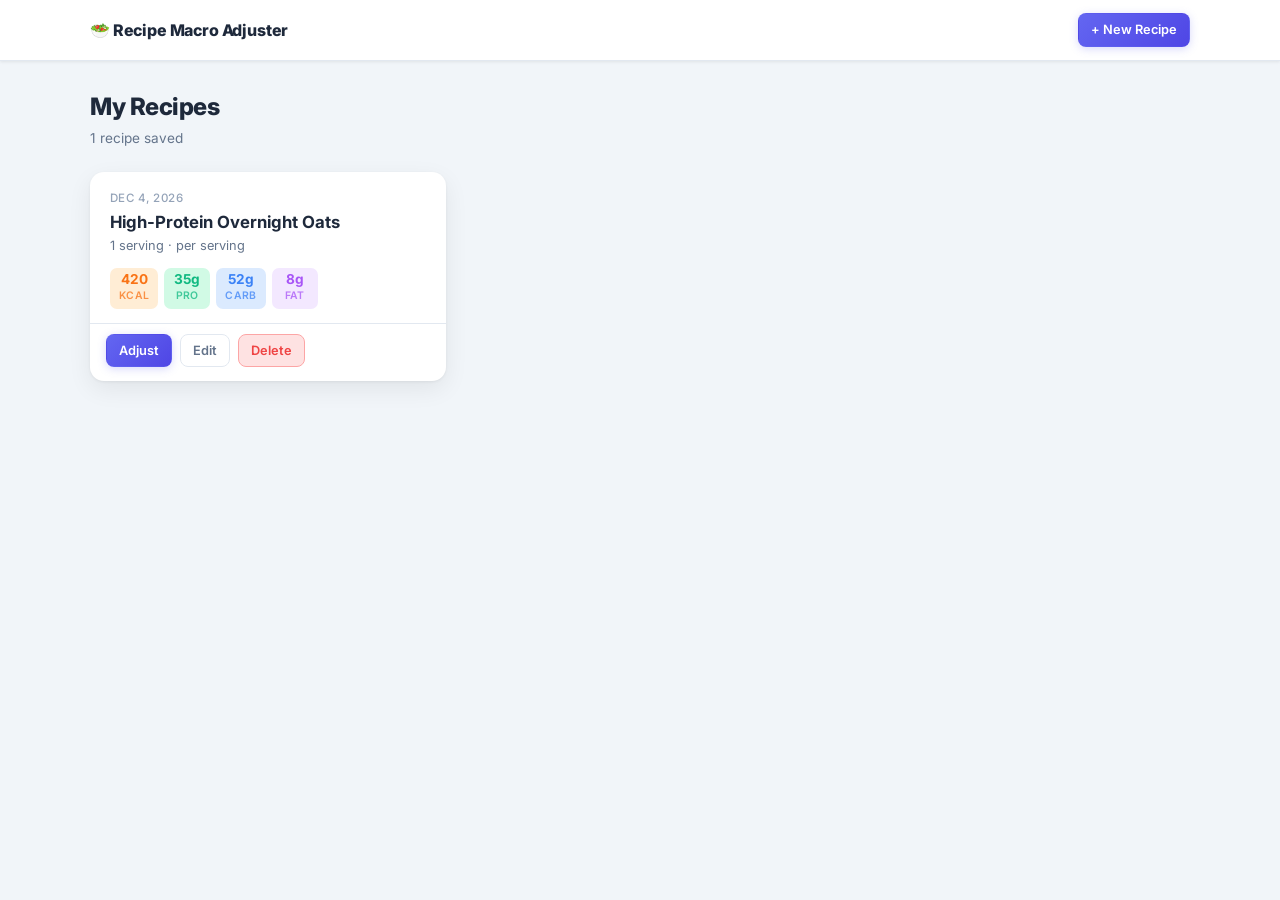
<file: recipe-macro-adjuster/index.html>
<!DOCTYPE html>
<html lang="en">
<head>
  <meta charset="UTF-8" />
  <meta name="viewport" content="width=device-width, initial-scale=1.0" />
  <title>Recipe Macro Adjuster</title>
  <link rel="preconnect" href="https://fonts.googleapis.com" />
  <link href="https://fonts.googleapis.com/css2?family=Inter:wght@400;500;600;700;800&display=swap" rel="stylesheet" />
  <link rel="stylesheet" href="css/styles.css" />
</head>
<body>

  <nav id="app-nav">
    <div class="nav-inner">
      <a href="#library" class="nav-logo">🥗 Recipe Macro Adjuster</a>
      <a href="#new" class="btn btn-primary btn-sm">+ New Recipe</a>
    </div>
  </nav>

  <main id="app-main"></main>

  <!-- Load order matters: utils → storage → views → app -->
  <script src="js/utils.js"></script>
  <script src="js/storage.js"></script>
  <script src="js/views/library.js"></script>
  <script src="js/views/editor.js"></script>
  <script src="js/views/adjuster.js"></script>
  <script src="js/app.js"></script>

</body>
</html>
</file>
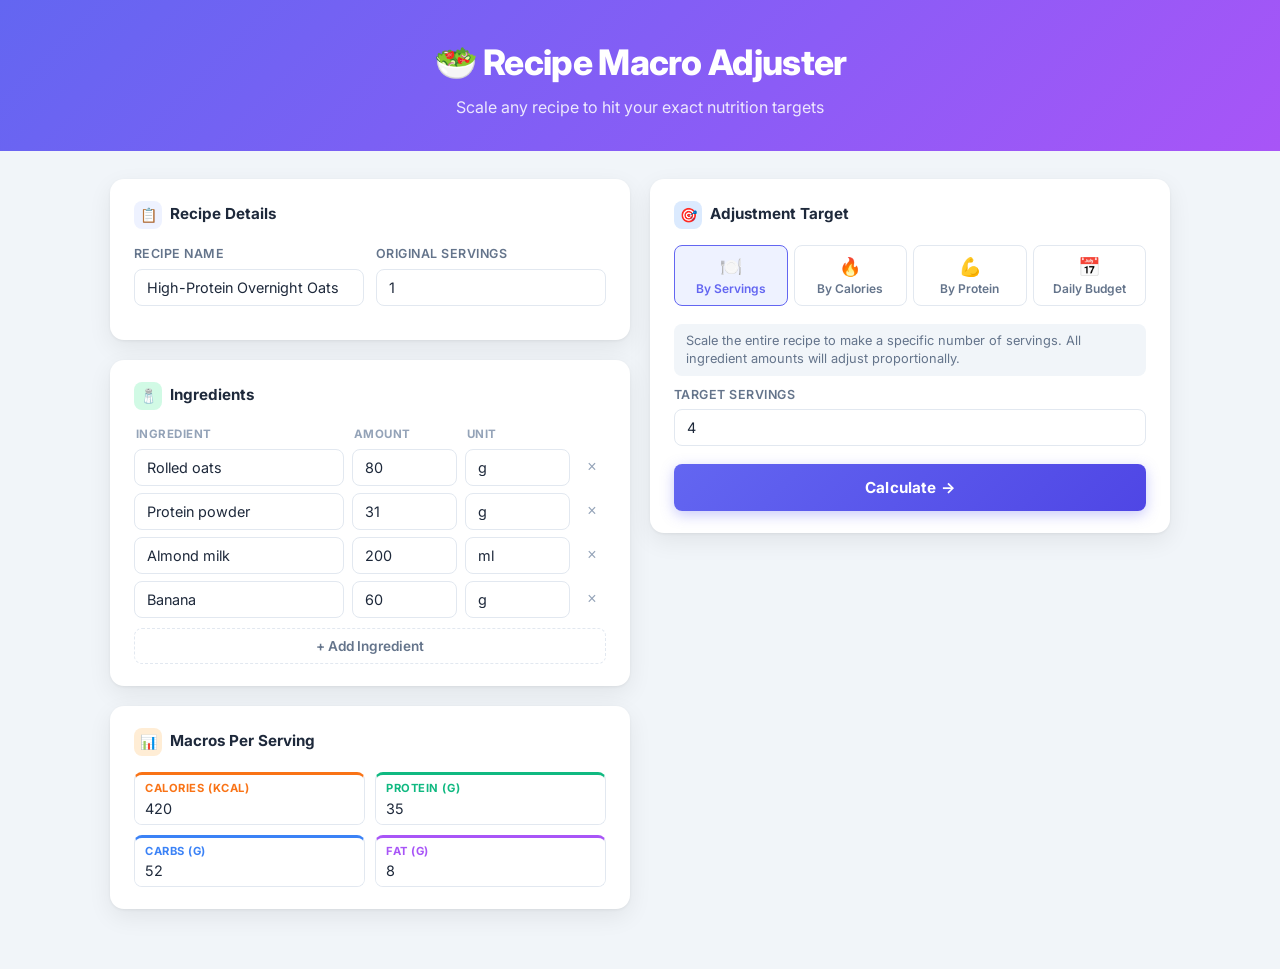
<file: recipe-macro-adjuster.html>
<!DOCTYPE html>
<html lang="en">
<head>
  <meta charset="UTF-8" />
  <meta name="viewport" content="width=device-width, initial-scale=1.0" />
  <title>Recipe Macro Adjuster</title>
  <link rel="preconnect" href="https://fonts.googleapis.com" />
  <link href="https://fonts.googleapis.com/css2?family=Inter:wght@400;500;600;700;800&display=swap" rel="stylesheet" />
  <style>
    :root {
      --primary: #6366f1;
      --primary-dark: #4f46e5;
      --primary-light: #eef2ff;
      --accent: #10b981;
      --accent-light: #d1fae5;
      --danger: #ef4444;
      --danger-light: #fee2e2;
      --orange: #f97316;
      --orange-light: #ffedd5;
      --blue: #3b82f6;
      --blue-light: #dbeafe;
      --purple: #a855f7;
      --purple-light: #f3e8ff;
      --bg: #f1f5f9;
      --surface: #ffffff;
      --border: #e2e8f0;
      --border-focus: #6366f1;
      --text: #1e293b;
      --text-muted: #64748b;
      --text-light: #94a3b8;
      --radius: 14px;
      --radius-sm: 8px;
      --shadow: 0 1px 3px rgba(0,0,0,0.06), 0 8px 24px rgba(0,0,0,0.07);
      --shadow-sm: 0 1px 3px rgba(0,0,0,0.08);
    }

    *, *::before, *::after { box-sizing: border-box; margin: 0; padding: 0; }

    body {
      font-family: 'Inter', system-ui, sans-serif;
      background: var(--bg);
      color: var(--text);
      min-height: 100vh;
      font-size: 14px;
      line-height: 1.5;
    }

    /* ── Header ── */
    header {
      background: linear-gradient(135deg, #6366f1 0%, #8b5cf6 60%, #a855f7 100%);
      padding: 36px 24px 32px;
      color: white;
      text-align: center;
    }
    header h1 {
      font-size: clamp(1.6rem, 4vw, 2.2rem);
      font-weight: 800;
      letter-spacing: -0.02em;
      margin-bottom: 6px;
    }
    header p {
      opacity: 0.85;
      font-size: 1rem;
      font-weight: 400;
    }

    /* ── Layout ── */
    .container {
      max-width: 1100px;
      margin: 0 auto;
      padding: 28px 20px 60px;
    }
    .grid {
      display: grid;
      grid-template-columns: 1fr 1fr;
      gap: 20px;
      align-items: start;
    }
    .left-col, .right-col { display: flex; flex-direction: column; gap: 20px; }

    /* ── Cards ── */
    .card {
      background: var(--surface);
      border-radius: var(--radius);
      box-shadow: var(--shadow);
      padding: 22px 24px;
    }
    .card-title {
      font-size: 0.95rem;
      font-weight: 700;
      color: var(--text);
      margin-bottom: 16px;
      display: flex;
      align-items: center;
      gap: 8px;
    }
    .card-title .icon {
      width: 28px; height: 28px;
      border-radius: 8px;
      display: flex; align-items: center; justify-content: center;
      font-size: 14px;
      flex-shrink: 0;
    }
    .icon-purple { background: var(--primary-light); color: var(--primary); }
    .icon-green  { background: var(--accent-light);  color: var(--accent); }
    .icon-orange { background: var(--orange-light);  color: var(--orange); }
    .icon-blue   { background: var(--blue-light);    color: var(--blue); }

    /* ── Form Elements ── */
    .field { display: flex; flex-direction: column; gap: 5px; }
    .field label {
      font-size: 0.78rem;
      font-weight: 600;
      color: var(--text-muted);
      text-transform: uppercase;
      letter-spacing: 0.04em;
    }
    input[type="text"], input[type="number"] {
      border: 1.5px solid var(--border);
      border-radius: var(--radius-sm);
      padding: 9px 12px;
      font-family: inherit;
      font-size: 0.9rem;
      color: var(--text);
      background: white;
      transition: border-color 0.15s, box-shadow 0.15s;
      width: 100%;
      outline: none;
    }
    input:focus {
      border-color: var(--border-focus);
      box-shadow: 0 0 0 3px rgba(99,102,241,0.12);
    }
    input.error { border-color: var(--danger); }

    .two-col { display: grid; grid-template-columns: 1fr 1fr; gap: 12px; }

    /* ── Macros Grid ── */
    .macro-grid { display: grid; grid-template-columns: 1fr 1fr; gap: 10px; }
    .macro-field {
      border: 1.5px solid var(--border);
      border-radius: var(--radius-sm);
      overflow: hidden;
      transition: border-color 0.15s, box-shadow 0.15s;
    }
    .macro-field:focus-within {
      border-color: var(--border-focus);
      box-shadow: 0 0 0 3px rgba(99,102,241,0.12);
    }
    .macro-field .macro-label {
      font-size: 0.7rem;
      font-weight: 700;
      text-transform: uppercase;
      letter-spacing: 0.05em;
      padding: 5px 10px 0;
    }
    .macro-field input {
      border: none;
      border-radius: 0;
      padding: 3px 10px 7px;
      box-shadow: none !important;
    }
    .macro-field input:focus { box-shadow: none !important; }
    .cal-field  .macro-label { color: var(--orange); }
    .prot-field .macro-label { color: var(--accent); }
    .carb-field .macro-label { color: var(--blue); }
    .fat-field  .macro-label { color: var(--purple); }
    .cal-field  { border-top: 3px solid var(--orange); }
    .prot-field { border-top: 3px solid var(--accent); }
    .carb-field { border-top: 3px solid var(--blue); }
    .fat-field  { border-top: 3px solid var(--purple); }

    /* ── Ingredients ── */
    .ingredient-header {
      display: grid;
      grid-template-columns: 2fr 1fr 1fr 28px;
      gap: 8px;
      margin-bottom: 6px;
    }
    .ingredient-header span {
      font-size: 0.72rem;
      font-weight: 700;
      color: var(--text-light);
      text-transform: uppercase;
      letter-spacing: 0.04em;
      padding: 0 2px;
    }
    #ingredient-list { display: flex; flex-direction: column; gap: 7px; }
    .ingredient-row {
      display: grid;
      grid-template-columns: 2fr 1fr 1fr 28px;
      gap: 8px;
      align-items: center;
      animation: fadeInUp 0.2s ease;
    }
    .btn-remove {
      width: 28px; height: 28px;
      border: none;
      border-radius: 6px;
      background: transparent;
      color: var(--text-light);
      cursor: pointer;
      display: flex; align-items: center; justify-content: center;
      font-size: 16px;
      transition: background 0.15s, color 0.15s;
      flex-shrink: 0;
    }
    .btn-remove:hover { background: var(--danger-light); color: var(--danger); }
    .btn-add {
      width: 100%;
      margin-top: 10px;
      padding: 9px;
      border: 1.5px dashed var(--border);
      border-radius: var(--radius-sm);
      background: transparent;
      color: var(--text-muted);
      font-family: inherit;
      font-size: 0.85rem;
      font-weight: 600;
      cursor: pointer;
      transition: border-color 0.15s, color 0.15s, background 0.15s;
    }
    .btn-add:hover { border-color: var(--primary); color: var(--primary); background: var(--primary-light); }

    /* ── Mode Tabs ── */
    .mode-tabs {
      display: grid;
      grid-template-columns: repeat(4, 1fr);
      gap: 6px;
      margin-bottom: 18px;
    }
    .mode-tabs input[type="radio"] { display: none; }
    .mode-tabs label {
      display: flex;
      flex-direction: column;
      align-items: center;
      gap: 3px;
      padding: 10px 6px 8px;
      border: 1.5px solid var(--border);
      border-radius: var(--radius-sm);
      cursor: pointer;
      text-align: center;
      transition: all 0.15s;
      font-size: 0.75rem;
      font-weight: 600;
      color: var(--text-muted);
      line-height: 1.2;
    }
    .mode-tabs label .tab-icon { font-size: 18px; margin-bottom: 2px; }
    .mode-tabs input[type="radio"]:checked + label {
      border-color: var(--primary);
      background: var(--primary-light);
      color: var(--primary);
    }
    .mode-panel { display: none; }
    .mode-panel.active { display: block; animation: fadeInUp 0.2s ease; }

    .target-hint {
      font-size: 0.8rem;
      color: var(--text-muted);
      margin-bottom: 10px;
      padding: 8px 12px;
      background: var(--bg);
      border-radius: var(--radius-sm);
      line-height: 1.4;
    }

    /* ── Calculate Button ── */
    .btn-calc {
      width: 100%;
      margin-top: 18px;
      padding: 14px;
      border: none;
      border-radius: var(--radius-sm);
      background: linear-gradient(135deg, var(--primary) 0%, var(--primary-dark) 100%);
      color: white;
      font-family: inherit;
      font-size: 0.95rem;
      font-weight: 700;
      cursor: pointer;
      transition: transform 0.1s, box-shadow 0.15s, opacity 0.15s;
      box-shadow: 0 4px 14px rgba(99,102,241,0.35);
      letter-spacing: 0.01em;
    }
    .btn-calc:hover { box-shadow: 0 6px 20px rgba(99,102,241,0.45); }
    .btn-calc:active { transform: scale(0.98); }

    /* ── Errors ── */
    .error-box {
      display: none;
      background: var(--danger-light);
      border: 1px solid #fca5a5;
      border-radius: var(--radius-sm);
      padding: 10px 14px;
      margin-top: 12px;
      font-size: 0.83rem;
      color: #b91c1c;
      font-weight: 500;
    }
    .error-box.visible { display: block; animation: fadeInUp 0.2s ease; }
    .error-box ul { margin-left: 16px; margin-top: 4px; }

    /* ── Results ── */
    #results-card {
      display: none;
      animation: fadeInUp 0.3s ease;
    }
    #results-card.visible { display: block; }

    .scale-badge {
      display: inline-flex;
      align-items: center;
      gap: 6px;
      background: linear-gradient(135deg, var(--primary) 0%, var(--primary-dark) 100%);
      color: white;
      padding: 6px 14px;
      border-radius: 999px;
      font-size: 1rem;
      font-weight: 800;
      box-shadow: 0 2px 8px rgba(99,102,241,0.3);
      animation: pulse 0.4s ease;
    }
    .scale-info {
      display: flex;
      align-items: center;
      gap: 10px;
      margin-bottom: 18px;
      flex-wrap: wrap;
    }
    .scale-serving {
      font-size: 0.85rem;
      color: var(--text-muted);
      font-weight: 500;
    }
    .scale-serving strong { color: var(--text); }

    .results-section-label {
      font-size: 0.72rem;
      font-weight: 700;
      text-transform: uppercase;
      letter-spacing: 0.06em;
      color: var(--text-light);
      margin-bottom: 8px;
      margin-top: 16px;
    }
    .results-section-label:first-of-type { margin-top: 0; }

    .macro-cards {
      display: grid;
      grid-template-columns: repeat(4, 1fr);
      gap: 8px;
      margin-bottom: 4px;
    }
    .macro-card {
      border-radius: var(--radius-sm);
      padding: 10px 10px 8px;
      text-align: center;
      animation: fadeInUp 0.3s ease both;
    }
    .macro-card:nth-child(1) { background: var(--orange-light); animation-delay: 0ms; }
    .macro-card:nth-child(2) { background: var(--accent-light); animation-delay: 60ms; }
    .macro-card:nth-child(3) { background: var(--blue-light);   animation-delay: 120ms; }
    .macro-card:nth-child(4) { background: var(--purple-light); animation-delay: 180ms; }
    .macro-card .mc-value {
      font-size: 1.15rem;
      font-weight: 800;
      display: block;
      line-height: 1;
      margin-bottom: 3px;
    }
    .macro-card:nth-child(1) .mc-value { color: var(--orange); }
    .macro-card:nth-child(2) .mc-value { color: var(--accent); }
    .macro-card:nth-child(3) .mc-value { color: var(--blue); }
    .macro-card:nth-child(4) .mc-value { color: var(--purple); }
    .macro-card .mc-label { font-size: 0.7rem; font-weight: 600; color: var(--text-muted); }

    /* ── Ingredient Results ── */
    .ingredient-result-list { display: flex; flex-direction: column; gap: 0; }
    .ingredient-result {
      display: flex;
      align-items: center;
      justify-content: space-between;
      padding: 8px 0;
      border-bottom: 1px solid var(--border);
      animation: fadeInUp 0.2s ease both;
    }
    .ingredient-result:last-child { border-bottom: none; }
    .ing-name { font-weight: 500; color: var(--text); font-size: 0.9rem; }
    .ing-amount {
      font-weight: 700;
      color: var(--primary);
      font-size: 0.9rem;
      white-space: nowrap;
      margin-left: 8px;
    }
    .ing-original {
      font-size: 0.75rem;
      color: var(--text-light);
      margin-left: 6px;
    }

    .empty-ingredients {
      text-align: center;
      padding: 16px;
      color: var(--text-light);
      font-size: 0.85rem;
      font-style: italic;
    }

    /* ── Divider ── */
    .divider {
      height: 1px;
      background: var(--border);
      margin: 16px 0;
    }

    /* ── Animations ── */
    @keyframes fadeInUp {
      from { opacity: 0; transform: translateY(12px); }
      to   { opacity: 1; transform: translateY(0); }
    }
    @keyframes pulse {
      0%   { transform: scale(1); }
      50%  { transform: scale(1.06); }
      100% { transform: scale(1); }
    }

    /* ── Responsive ── */
    @media (max-width: 800px) {
      .grid { grid-template-columns: 1fr; }
      .macro-cards { grid-template-columns: repeat(2, 1fr); }
    }
    @media (max-width: 480px) {
      .mode-tabs { grid-template-columns: repeat(2, 1fr); }
      header { padding: 28px 16px 24px; }
      .container { padding: 16px 12px 48px; }
      .card { padding: 16px; }
    }
  </style>
</head>
<body>

<header>
  <h1>🥗 Recipe Macro Adjuster</h1>
  <p>Scale any recipe to hit your exact nutrition targets</p>
</header>

<div class="container">
  <div class="grid">

    <!-- ──────────── LEFT COLUMN ──────────── -->
    <div class="left-col">

      <!-- Recipe Info -->
      <div class="card">
        <div class="card-title">
          <div class="icon icon-purple">📋</div>
          Recipe Details
        </div>
        <div class="two-col" style="margin-bottom:12px">
          <div class="field">
            <label for="recipe-name">Recipe Name</label>
            <input type="text" id="recipe-name" placeholder="e.g. Overnight Oats" value="High-Protein Overnight Oats" />
          </div>
          <div class="field">
            <label for="original-servings">Original Servings</label>
            <input type="number" id="original-servings" placeholder="1" min="0.01" step="0.5" value="1" />
          </div>
        </div>
      </div>

      <!-- Ingredients -->
      <div class="card">
        <div class="card-title">
          <div class="icon icon-green">🧂</div>
          Ingredients
        </div>
        <div class="ingredient-header">
          <span>Ingredient</span>
          <span>Amount</span>
          <span>Unit</span>
          <span></span>
        </div>
        <div id="ingredient-list"></div>
        <button class="btn-add" onclick="addIngredientRow()">+ Add Ingredient</button>
      </div>

      <!-- Macros per serving -->
      <div class="card">
        <div class="card-title">
          <div class="icon icon-orange">📊</div>
          Macros Per Serving
        </div>
        <div class="macro-grid">
          <div class="macro-field cal-field">
            <div class="macro-label">Calories (kcal)</div>
            <input type="number" id="macro-cal" placeholder="0" min="0" step="1" value="420" />
          </div>
          <div class="macro-field prot-field">
            <div class="macro-label">Protein (g)</div>
            <input type="number" id="macro-prot" placeholder="0" min="0" step="0.1" value="35" />
          </div>
          <div class="macro-field carb-field">
            <div class="macro-label">Carbs (g)</div>
            <input type="number" id="macro-carb" placeholder="0" min="0" step="0.1" value="52" />
          </div>
          <div class="macro-field fat-field">
            <div class="macro-label">Fat (g)</div>
            <input type="number" id="macro-fat" placeholder="0" min="0" step="0.1" value="8" />
          </div>
        </div>
      </div>

    </div><!-- /left -->

    <!-- ──────────── RIGHT COLUMN ──────────── -->
    <div class="right-col">

      <!-- Adjustment Mode -->
      <div class="card">
        <div class="card-title">
          <div class="icon icon-blue">🎯</div>
          Adjustment Target
        </div>

        <div class="mode-tabs">
          <input type="radio" name="mode" id="mode-servings" value="servings" checked />
          <label for="mode-servings">
            <span class="tab-icon">🍽️</span>
            By Servings
          </label>

          <input type="radio" name="mode" id="mode-calories" value="calories" />
          <label for="mode-calories">
            <span class="tab-icon">🔥</span>
            By Calories
          </label>

          <input type="radio" name="mode" id="mode-protein" value="protein" />
          <label for="mode-protein">
            <span class="tab-icon">💪</span>
            By Protein
          </label>

          <input type="radio" name="mode" id="mode-budget" value="budget" />
          <label for="mode-budget">
            <span class="tab-icon">📅</span>
            Daily Budget
          </label>
        </div>

        <!-- Servings panel -->
        <div id="panel-servings" class="mode-panel active">
          <div class="target-hint">Scale the entire recipe to make a specific number of servings. All ingredient amounts will adjust proportionally.</div>
          <div class="field">
            <label for="target-servings">Target Servings</label>
            <input type="number" id="target-servings" placeholder="e.g. 4" min="0.01" step="0.5" value="4" />
          </div>
        </div>

        <!-- Calories panel -->
        <div id="panel-calories" class="mode-panel">
          <div class="target-hint">Scale the recipe so each serving hits your calorie goal. The number of servings will update to match the new total yield.</div>
          <div class="field">
            <label for="target-cal">Target Calories Per Serving (kcal)</label>
            <input type="number" id="target-cal" placeholder="e.g. 500" min="1" step="1" />
          </div>
        </div>

        <!-- Protein panel -->
        <div id="panel-protein" class="mode-panel">
          <div class="target-hint">Scale the recipe to match a specific protein target per serving. Useful for hitting daily protein goals across multiple meals.</div>
          <div class="field">
            <label for="target-prot">Target Protein Per Serving (g)</label>
            <input type="number" id="target-prot" placeholder="e.g. 40" min="0.1" step="0.1" />
          </div>
        </div>

        <!-- Budget panel -->
        <div id="panel-budget" class="mode-panel">
          <div class="target-hint">Fit the <em>entire recipe</em> into a total calorie budget. Ideal for meal prepping a full day or week of food.</div>
          <div class="field">
            <label for="target-budget">Total Calorie Budget (kcal)</label>
            <input type="number" id="target-budget" placeholder="e.g. 2000" min="1" step="10" />
          </div>
        </div>

        <div id="error-box" class="error-box"></div>
        <button class="btn-calc" onclick="calculate()">Calculate →</button>
      </div>

      <!-- Results -->
      <div class="card" id="results-card">
        <div class="card-title">
          <div class="icon icon-green">✅</div>
          <span id="results-recipe-name">Results</span>
        </div>

        <div class="scale-info">
          <div class="scale-badge" id="scale-factor-badge">×1.0</div>
          <span class="scale-serving" id="serving-info"></span>
        </div>

        <div class="results-section-label">Macros Per Serving</div>
        <div class="macro-cards" id="per-serving-macros"></div>

        <div class="divider"></div>

        <div class="results-section-label">Total Recipe Macros</div>
        <div class="macro-cards" id="total-macros"></div>

        <div class="divider"></div>

        <div class="results-section-label">Scaled Ingredients</div>
        <div class="ingredient-result-list" id="scaled-ingredients"></div>
      </div>

    </div><!-- /right -->

  </div>
</div>

<script>
  // ── Default ingredients ──
  const DEFAULT_INGREDIENTS = [
    { name: 'Rolled oats',    amount: '80',  unit: 'g' },
    { name: 'Protein powder', amount: '31',  unit: 'g' },
    { name: 'Almond milk',    amount: '200', unit: 'ml' },
    { name: 'Banana',         amount: '60',  unit: 'g' },
  ];

  // ── Init ──
  document.addEventListener('DOMContentLoaded', () => {
    DEFAULT_INGREDIENTS.forEach(ing => addIngredientRow(ing.name, ing.amount, ing.unit));
    setupModeListeners();
  });

  // ── Mode switching ──
  function setupModeListeners() {
    document.querySelectorAll('input[name="mode"]').forEach(radio => {
      radio.addEventListener('change', () => {
        document.querySelectorAll('.mode-panel').forEach(p => p.classList.remove('active'));
        document.getElementById('panel-' + radio.value).classList.add('active');
      });
    });
  }

  // ── Ingredient row management ──
  let rowId = 0;
  function addIngredientRow(name = '', amount = '', unit = '') {
    const id = ++rowId;
    const row = document.createElement('div');
    row.className = 'ingredient-row';
    row.dataset.rowId = id;
    row.innerHTML = `
      <input type="text"   placeholder="Ingredient name" value="${escapeAttr(name)}" />
      <input type="number" placeholder="0" min="0" step="0.01" value="${escapeAttr(amount)}" />
      <input type="text"   placeholder="g / ml / oz…" value="${escapeAttr(unit)}" />
      <button class="btn-remove" onclick="removeRow(this)" title="Remove">×</button>
    `;
    document.getElementById('ingredient-list').appendChild(row);
  }

  function removeRow(btn) {
    const list = document.getElementById('ingredient-list');
    if (list.children.length <= 1) return; // keep at least 1
    btn.closest('.ingredient-row').remove();
  }

  function getIngredients() {
    return Array.from(document.querySelectorAll('.ingredient-row')).map(row => {
      const inputs = row.querySelectorAll('input');
      return {
        name:   inputs[0].value.trim(),
        amount: parseFloat(inputs[1].value) || 0,
        unit:   inputs[2].value.trim(),
      };
    });
  }

  // ── Read form values ──
  function readRecipe() {
    return {
      name:             document.getElementById('recipe-name').value.trim() || 'Untitled Recipe',
      originalServings: parseFloat(document.getElementById('original-servings').value) || 0,
      ingredients:      getIngredients(),
      macros: {
        calories: parseFloat(document.getElementById('macro-cal').value)  || 0,
        protein:  parseFloat(document.getElementById('macro-prot').value) || 0,
        carbs:    parseFloat(document.getElementById('macro-carb').value) || 0,
        fat:      parseFloat(document.getElementById('macro-fat').value)  || 0,
      }
    };
  }

  function readAdjustment() {
    const mode = document.querySelector('input[name="mode"]:checked').value;
    const valueMap = {
      servings: document.getElementById('target-servings').value,
      calories: document.getElementById('target-cal').value,
      protein:  document.getElementById('target-prot').value,
      budget:   document.getElementById('target-budget').value,
    };
    return { mode, value: parseFloat(valueMap[mode]) || 0 };
  }

  // ── Validation ──
  function validate(recipe, adj) {
    const errors = [];
    if (recipe.originalServings <= 0)
      errors.push('Original servings must be greater than 0.');
    if (adj.value <= 0)
      errors.push('Target value must be greater than 0.');
    if (adj.mode === 'calories' && recipe.macros.calories <= 0)
      errors.push('Calories per serving must be > 0 to scale by calories.');
    if (adj.mode === 'protein' && recipe.macros.protein <= 0)
      errors.push('Protein per serving must be > 0 to scale by protein.');
    if (adj.mode === 'budget' && recipe.macros.calories <= 0)
      errors.push('Calories per serving must be > 0 to use the daily budget mode.');
    return errors;
  }

  // ── Core calculation ──
  function calcScaleFactor(mode, value, recipe) {
    switch (mode) {
      case 'servings': return value / recipe.originalServings;
      case 'calories': return value / recipe.macros.calories;
      case 'protein':  return value / recipe.macros.protein;
      case 'budget':   return value / (recipe.macros.calories * recipe.originalServings);
    }
  }

  function computeResults(recipe, scaleFactor) {
    const newServings = recipe.originalServings * scaleFactor;
    return {
      scaleFactor,
      newServings,
      macrosPerServing: { ...recipe.macros },
      totalMacros: {
        calories: recipe.macros.calories * newServings,
        protein:  recipe.macros.protein  * newServings,
        carbs:    recipe.macros.carbs    * newServings,
        fat:      recipe.macros.fat      * newServings,
      },
      scaledIngredients: recipe.ingredients.map(ing => ({
        ...ing,
        scaledAmount: ing.amount * scaleFactor,
      })),
    };
  }

  // ── Main calculate ──
  function calculate() {
    clearErrors();
    const recipe = readRecipe();
    const adj    = readAdjustment();
    const errors = validate(recipe, adj);

    if (errors.length) {
      showErrors(errors);
      return;
    }

    const sf      = calcScaleFactor(adj.mode, adj.value, recipe);
    const results = computeResults(recipe, sf);
    renderResults(recipe.name, results);
  }

  // ── Render ──
  function renderResults(recipeName, r) {
    document.getElementById('results-recipe-name').textContent = recipeName;

    // Scale badge
    document.getElementById('scale-factor-badge').textContent =
      '×' + fmt(r.scaleFactor, 2);

    // Serving info
    const servingWord = r.newServings === 1 ? 'serving' : 'servings';
    document.getElementById('serving-info').innerHTML =
      `<strong>${fmt(r.newServings, 1)}</strong> ${servingWord} total`;

    // Per-serving macros
    document.getElementById('per-serving-macros').innerHTML =
      macroCardsHTML(r.macrosPerServing, true);

    // Total macros
    document.getElementById('total-macros').innerHTML =
      macroCardsHTML(r.totalMacros, false);

    // Scaled ingredients
    const ingList = document.getElementById('scaled-ingredients');
    const visible = r.scaledIngredients.filter(i => i.name || i.amount);
    if (visible.length === 0) {
      ingList.innerHTML = '<div class="empty-ingredients">No ingredients entered.</div>';
    } else {
      ingList.innerHTML = visible.map((ing, i) => `
        <div class="ingredient-result" style="animation-delay:${i * 40}ms">
          <span class="ing-name">${escapeHtml(ing.name) || '<em style="color:var(--text-light)">Unnamed</em>'}</span>
          <div>
            <span class="ing-amount">${fmt(ing.scaledAmount, 1)} ${escapeHtml(ing.unit)}</span>
            ${ing.amount > 0 ? `<span class="ing-original">(orig: ${fmt(ing.amount, 1)})</span>` : ''}
          </div>
        </div>
      `).join('');
    }

    const card = document.getElementById('results-card');
    card.classList.remove('visible');
    void card.offsetWidth; // reflow to re-trigger animation
    card.classList.add('visible');
  }

  function macroCardsHTML(macros, perServing) {
    const unit = perServing ? '' : '';
    return `
      <div class="macro-card">
        <span class="mc-value">${fmtMacro(macros.calories, 0)}</span>
        <span class="mc-label">kcal</span>
      </div>
      <div class="macro-card">
        <span class="mc-value">${fmtMacro(macros.protein, 1)}</span>
        <span class="mc-label">protein</span>
      </div>
      <div class="macro-card">
        <span class="mc-value">${fmtMacro(macros.carbs, 1)}</span>
        <span class="mc-label">carbs</span>
      </div>
      <div class="macro-card">
        <span class="mc-value">${fmtMacro(macros.fat, 1)}</span>
        <span class="mc-label">fat</span>
      </div>
    `;
  }

  // ── Errors ──
  function showErrors(errors) {
    const box = document.getElementById('error-box');
    box.innerHTML = errors.length === 1
      ? errors[0]
      : '<ul>' + errors.map(e => `<li>${e}</li>`).join('') + '</ul>';
    box.classList.add('visible');
  }
  function clearErrors() {
    const box = document.getElementById('error-box');
    box.classList.remove('visible');
    box.innerHTML = '';
  }

  // ── Helpers ──
  function fmt(n, decimals = 1) {
    if (!isFinite(n) || isNaN(n)) return '—';
    const m = 10 ** decimals;
    const r = Math.round(n * m) / m;
    return r % 1 === 0 ? r.toString() : r.toFixed(decimals);
  }
  function fmtMacro(n, decimals) {
    const s = fmt(n, decimals);
    return s === '—' ? '—' : s + (decimals > 0 ? 'g' : '');
  }
  function escapeHtml(s) {
    return String(s)
      .replace(/&/g, '&amp;').replace(/</g, '&lt;')
      .replace(/>/g, '&gt;').replace(/"/g, '&quot;');
  }
  function escapeAttr(s) {
    return String(s).replace(/"/g, '&quot;').replace(/'/g, '&#39;');
  }
</script>
</body>
</html>
</file>
<file: recipe-macro-adjuster/css/styles.css>
/* ── Custom Properties ─────────────────────────────────────────────────── */
:root {
  --primary:       #6366f1;
  --primary-dark:  #4f46e5;
  --primary-light: #eef2ff;
  --accent:        #10b981;
  --accent-light:  #d1fae5;
  --danger:        #ef4444;
  --danger-light:  #fee2e2;
  --orange:        #f97316;
  --orange-light:  #ffedd5;
  --blue:          #3b82f6;
  --blue-light:    #dbeafe;
  --purple:        #a855f7;
  --purple-light:  #f3e8ff;
  --bg:            #f1f5f9;
  --surface:       #ffffff;
  --border:        #e2e8f0;
  --border-focus:  #6366f1;
  --text:          #1e293b;
  --text-muted:    #64748b;
  --text-light:    #94a3b8;
  --radius:        14px;
  --radius-sm:     8px;
  --shadow:        0 1px 3px rgba(0,0,0,0.06), 0 8px 24px rgba(0,0,0,0.07);
  --shadow-sm:     0 1px 3px rgba(0,0,0,0.08);
  --nav-height:    60px;
}

/* ── Reset ─────────────────────────────────────────────────────────────── */
*, *::before, *::after { box-sizing: border-box; margin: 0; padding: 0; }

body {
  font-family: 'Inter', system-ui, sans-serif;
  background: var(--bg);
  color: var(--text);
  min-height: 100vh;
  font-size: 14px;
  line-height: 1.5;
}

/* ── Nav ────────────────────────────────────────────────────────────────── */
#app-nav {
  position: sticky;
  top: 0;
  z-index: 100;
  background: var(--surface);
  border-bottom: 1.5px solid var(--border);
  box-shadow: var(--shadow-sm);
}
.nav-inner {
  max-width: 1140px;
  margin: 0 auto;
  padding: 0 20px;
  height: var(--nav-height);
  display: flex;
  align-items: center;
  justify-content: space-between;
}
.nav-logo {
  font-size: 1rem;
  font-weight: 800;
  color: var(--text);
  text-decoration: none;
  letter-spacing: -0.01em;
  transition: color 0.15s;
}
.nav-logo:hover { color: var(--primary); }

/* ── Main Content ───────────────────────────────────────────────────────── */
#app-main {
  max-width: 1140px;
  margin: 0 auto;
  padding: 28px 20px 72px;
}

/* ── Buttons ────────────────────────────────────────────────────────────── */
.btn {
  display: inline-flex;
  align-items: center;
  gap: 6px;
  padding: 9px 18px;
  border-radius: var(--radius-sm);
  border: 1.5px solid transparent;
  font-family: inherit;
  font-size: 0.875rem;
  font-weight: 600;
  cursor: pointer;
  text-decoration: none;
  transition: all 0.15s;
  white-space: nowrap;
}
.btn:active { transform: scale(0.98); }

.btn-primary {
  background: linear-gradient(135deg, var(--primary) 0%, var(--primary-dark) 100%);
  color: white;
  box-shadow: 0 2px 8px rgba(99,102,241,0.25);
}
.btn-primary:hover { box-shadow: 0 4px 16px rgba(99,102,241,0.4); }

.btn-secondary {
  background: var(--surface);
  color: var(--text-muted);
  border-color: var(--border);
}
.btn-secondary:hover { border-color: var(--primary); color: var(--primary); }

.btn-danger {
  background: var(--danger-light);
  color: var(--danger);
  border-color: #fca5a5;
}
.btn-danger:hover { background: var(--danger); color: white; border-color: var(--danger); }

.btn-sm { padding: 6px 12px; font-size: 0.8rem; }

/* ── Page Layout ────────────────────────────────────────────────────────── */
.page-header {
  display: flex;
  align-items: flex-start;
  justify-content: space-between;
  gap: 16px;
  margin-bottom: 24px;
  flex-wrap: wrap;
}
.page-title {
  font-size: 1.5rem;
  font-weight: 800;
  letter-spacing: -0.02em;
  color: var(--text);
}
.page-subtitle {
  font-size: 0.85rem;
  color: var(--text-muted);
  margin-top: 3px;
}
.btn-back {
  display: inline-flex;
  align-items: center;
  gap: 4px;
  color: var(--text-muted);
  font-size: 0.83rem;
  font-weight: 600;
  text-decoration: none;
  margin-bottom: 14px;
  transition: color 0.15s;
}
.btn-back:hover { color: var(--primary); }

/* ── Cards ──────────────────────────────────────────────────────────────── */
.card {
  background: var(--surface);
  border-radius: var(--radius);
  box-shadow: var(--shadow);
  padding: 22px 24px;
}
.card-title {
  font-size: 0.95rem;
  font-weight: 700;
  color: var(--text);
  margin-bottom: 16px;
  display: flex;
  align-items: center;
  gap: 8px;
}
.icon {
  width: 28px; height: 28px;
  border-radius: 8px;
  display: flex; align-items: center; justify-content: center;
  font-size: 14px;
  flex-shrink: 0;
}
.icon-purple { background: var(--primary-light); color: var(--primary); }
.icon-green  { background: var(--accent-light);  color: var(--accent); }
.icon-orange { background: var(--orange-light);  color: var(--orange); }
.icon-blue   { background: var(--blue-light);    color: var(--blue); }

/* ── Forms ──────────────────────────────────────────────────────────────── */
.field { display: flex; flex-direction: column; gap: 5px; }
.field label {
  font-size: 0.78rem;
  font-weight: 600;
  color: var(--text-muted);
  text-transform: uppercase;
  letter-spacing: 0.04em;
}
input[type="text"],
input[type="number"] {
  border: 1.5px solid var(--border);
  border-radius: var(--radius-sm);
  padding: 9px 12px;
  font-family: inherit;
  font-size: 0.9rem;
  color: var(--text);
  background: white;
  transition: border-color 0.15s, box-shadow 0.15s;
  width: 100%;
  outline: none;
}
input:focus {
  border-color: var(--border-focus);
  box-shadow: 0 0 0 3px rgba(99,102,241,0.12);
}

.two-col { display: grid; grid-template-columns: 1fr 1fr; gap: 12px; }

/* ── Macro Input Fields ─────────────────────────────────────────────────── */
.macro-grid { display: grid; grid-template-columns: 1fr 1fr; gap: 10px; }
.macro-field {
  border: 1.5px solid var(--border);
  border-radius: var(--radius-sm);
  overflow: hidden;
  transition: border-color 0.15s, box-shadow 0.15s;
}
.macro-field:focus-within {
  border-color: var(--border-focus);
  box-shadow: 0 0 0 3px rgba(99,102,241,0.12);
}
.macro-field .macro-label {
  font-size: 0.7rem;
  font-weight: 700;
  text-transform: uppercase;
  letter-spacing: 0.05em;
  padding: 5px 10px 0;
}
.macro-field input {
  border: none !important;
  border-radius: 0 !important;
  padding: 3px 10px 7px;
  box-shadow: none !important;
}
.cal-field  { border-top: 3px solid var(--orange); }
.prot-field { border-top: 3px solid var(--accent); }
.carb-field { border-top: 3px solid var(--blue); }
.fat-field  { border-top: 3px solid var(--purple); }
.cal-field  .macro-label { color: var(--orange); }
.prot-field .macro-label { color: var(--accent); }
.carb-field .macro-label { color: var(--blue); }
.fat-field  .macro-label { color: var(--purple); }

/* ── Ingredient Rows ────────────────────────────────────────────────────── */
.ingredient-header {
  display: grid;
  grid-template-columns: 2fr 1fr 1fr 28px;
  gap: 8px;
  margin-bottom: 6px;
}
.ingredient-header span {
  font-size: 0.72rem;
  font-weight: 700;
  color: var(--text-light);
  text-transform: uppercase;
  letter-spacing: 0.04em;
  padding: 0 2px;
}
.ingredient-row {
  display: grid;
  grid-template-columns: 2fr 1fr 1fr 28px;
  gap: 8px;
  align-items: center;
}
.btn-remove {
  width: 28px; height: 28px;
  border: none;
  border-radius: 6px;
  background: transparent;
  color: var(--text-light);
  cursor: pointer;
  display: flex; align-items: center; justify-content: center;
  font-size: 16px;
  transition: background 0.15s, color 0.15s;
  flex-shrink: 0;
}
.btn-remove:hover { background: var(--danger-light); color: var(--danger); }
.btn-add {
  width: 100%;
  margin-top: 10px;
  padding: 9px;
  border: 1.5px dashed var(--border);
  border-radius: var(--radius-sm);
  background: transparent;
  color: var(--text-muted);
  font-family: inherit;
  font-size: 0.85rem;
  font-weight: 600;
  cursor: pointer;
  transition: border-color 0.15s, color 0.15s, background 0.15s;
}
.btn-add:hover {
  border-color: var(--primary);
  color: var(--primary);
  background: var(--primary-light);
}

/* ── Mode Tabs ──────────────────────────────────────────────────────────── */
.mode-tabs {
  display: grid;
  grid-template-columns: repeat(4, 1fr);
  gap: 6px;
  margin-bottom: 18px;
}
.mode-tabs input[type="radio"] { display: none; }
.mode-tabs label {
  display: flex;
  flex-direction: column;
  align-items: center;
  gap: 3px;
  padding: 10px 6px 8px;
  border: 1.5px solid var(--border);
  border-radius: var(--radius-sm);
  cursor: pointer;
  text-align: center;
  transition: all 0.15s;
  font-size: 0.75rem;
  font-weight: 600;
  color: var(--text-muted);
  line-height: 1.2;
}
.mode-tabs label .tab-icon { font-size: 18px; margin-bottom: 2px; }
.mode-tabs input[type="radio"]:checked + label {
  border-color: var(--primary);
  background: var(--primary-light);
  color: var(--primary);
}
.mode-panel { display: none; }
.mode-panel.active { display: block; animation: fadeInUp 0.2s ease; }

.target-hint {
  font-size: 0.8rem;
  color: var(--text-muted);
  margin-bottom: 12px;
  padding: 8px 12px;
  background: var(--bg);
  border-radius: var(--radius-sm);
  line-height: 1.4;
}

/* ── Calculate Button ───────────────────────────────────────────────────── */
.btn-calc {
  width: 100%;
  margin-top: 18px;
  padding: 14px;
  border: none;
  border-radius: var(--radius-sm);
  background: linear-gradient(135deg, var(--primary) 0%, var(--primary-dark) 100%);
  color: white;
  font-family: inherit;
  font-size: 0.95rem;
  font-weight: 700;
  cursor: pointer;
  transition: transform 0.1s, box-shadow 0.15s;
  box-shadow: 0 4px 14px rgba(99,102,241,0.35);
  letter-spacing: 0.01em;
}
.btn-calc:hover { box-shadow: 0 6px 20px rgba(99,102,241,0.45); }
.btn-calc:active { transform: scale(0.98); }

/* ── Error Box ──────────────────────────────────────────────────────────── */
.error-box {
  display: none;
  background: var(--danger-light);
  border: 1px solid #fca5a5;
  border-radius: var(--radius-sm);
  padding: 10px 14px;
  margin-top: 12px;
  font-size: 0.83rem;
  color: #b91c1c;
  font-weight: 500;
}
.error-box.visible { display: block; animation: fadeInUp 0.2s ease; }
.error-box ul { margin-left: 16px; margin-top: 4px; }

/* ── Library ────────────────────────────────────────────────────────────── */
.recipe-grid {
  display: grid;
  grid-template-columns: repeat(auto-fill, minmax(280px, 1fr));
  gap: 16px;
}

.recipe-card {
  background: var(--surface);
  border-radius: var(--radius);
  box-shadow: var(--shadow);
  display: flex;
  flex-direction: column;
  overflow: hidden;
  transition: transform 0.15s, box-shadow 0.15s;
  animation: fadeInUp 0.25s ease both;
}
.recipe-card:hover {
  transform: translateY(-2px);
  box-shadow: 0 6px 28px rgba(0,0,0,0.1);
}
.recipe-card-body { padding: 18px 20px 14px; flex: 1; }
.recipe-card-meta {
  font-size: 0.72rem;
  color: var(--text-light);
  font-weight: 500;
  margin-bottom: 4px;
  text-transform: uppercase;
  letter-spacing: 0.04em;
}
.recipe-card-name {
  font-size: 1.05rem;
  font-weight: 700;
  color: var(--text);
  margin-bottom: 3px;
  line-height: 1.3;
}
.recipe-card-servings {
  font-size: 0.8rem;
  color: var(--text-muted);
  margin-bottom: 12px;
}
.recipe-card-macros { display: flex; gap: 6px; flex-wrap: wrap; }

.macro-pill {
  display: flex;
  flex-direction: column;
  align-items: center;
  padding: 5px 9px;
  border-radius: 7px;
  min-width: 46px;
}
.mp-val { font-size: 0.85rem; font-weight: 700; line-height: 1; }
.mp-lbl {
  font-size: 0.65rem;
  font-weight: 600;
  text-transform: uppercase;
  letter-spacing: 0.03em;
  opacity: 0.75;
  margin-top: 2px;
}
.macro-pill-cal  { background: var(--orange-light); color: var(--orange); }
.macro-pill-prot { background: var(--accent-light); color: var(--accent); }
.macro-pill-carb { background: var(--blue-light);   color: var(--blue); }
.macro-pill-fat  { background: var(--purple-light); color: var(--purple); }

.recipe-card-footer {
  padding: 10px 16px 14px;
  display: flex;
  gap: 8px;
  border-top: 1px solid var(--border);
}

/* ── Empty State ────────────────────────────────────────────────────────── */
.empty-state {
  text-align: center;
  padding: 80px 20px;
}
.empty-icon { font-size: 4rem; margin-bottom: 16px; }
.empty-state h2 {
  font-size: 1.3rem;
  font-weight: 700;
  margin-bottom: 8px;
  color: var(--text);
}
.empty-state p {
  color: var(--text-muted);
  margin-bottom: 24px;
}

/* ── Editor ─────────────────────────────────────────────────────────────── */
.editor-layout {
  display: flex;
  flex-direction: column;
  gap: 20px;
  max-width: 720px;
}
.editor-actions {
  display: flex;
  gap: 12px;
  justify-content: flex-end;
  padding-top: 4px;
}

/* ── Adjuster ───────────────────────────────────────────────────────────── */
.adjuster-layout {
  display: grid;
  grid-template-columns: 1fr 1fr;
  gap: 20px;
  align-items: start;
}

/* Results card placeholder state */
.results-card .results-placeholder {
  text-align: center;
  padding: 48px 20px;
  color: var(--text-light);
}
.results-placeholder .ph-icon { font-size: 2.5rem; margin-bottom: 14px; }
.results-placeholder p { font-size: 0.875rem; line-height: 1.5; }

/* Results card after calculate */
.results-card.has-results { animation: fadeInUp 0.3s ease; }

/* ── Results Content ────────────────────────────────────────────────────── */
.scale-info {
  display: flex;
  align-items: center;
  gap: 10px;
  margin-bottom: 18px;
  flex-wrap: wrap;
}
.scale-badge {
  display: inline-flex;
  align-items: center;
  background: linear-gradient(135deg, var(--primary) 0%, var(--primary-dark) 100%);
  color: white;
  padding: 6px 14px;
  border-radius: 999px;
  font-size: 1rem;
  font-weight: 800;
  box-shadow: 0 2px 8px rgba(99,102,241,0.3);
  animation: pulse 0.4s ease;
}
.scale-serving {
  font-size: 0.85rem;
  color: var(--text-muted);
  font-weight: 500;
}
.scale-serving strong { color: var(--text); }

.results-section-label {
  font-size: 0.72rem;
  font-weight: 700;
  text-transform: uppercase;
  letter-spacing: 0.06em;
  color: var(--text-light);
  margin-bottom: 8px;
  margin-top: 16px;
}
.results-section-label:first-of-type { margin-top: 0; }

.macro-cards {
  display: grid;
  grid-template-columns: repeat(4, 1fr);
  gap: 8px;
}
.macro-card {
  border-radius: var(--radius-sm);
  padding: 10px 8px 8px;
  text-align: center;
  animation: fadeInUp 0.3s ease both;
}
.macro-card:nth-child(1) { background: var(--orange-light); animation-delay:   0ms; }
.macro-card:nth-child(2) { background: var(--accent-light); animation-delay:  60ms; }
.macro-card:nth-child(3) { background: var(--blue-light);   animation-delay: 120ms; }
.macro-card:nth-child(4) { background: var(--purple-light); animation-delay: 180ms; }
.mc-value {
  display: block;
  font-size: 1.1rem;
  font-weight: 800;
  line-height: 1;
  margin-bottom: 3px;
}
.macro-card:nth-child(1) .mc-value { color: var(--orange); }
.macro-card:nth-child(2) .mc-value { color: var(--accent); }
.macro-card:nth-child(3) .mc-value { color: var(--blue); }
.macro-card:nth-child(4) .mc-value { color: var(--purple); }
.mc-label { font-size: 0.7rem; font-weight: 600; color: var(--text-muted); }

.ingredient-result-list { display: flex; flex-direction: column; }
.ingredient-result {
  display: flex;
  align-items: center;
  justify-content: space-between;
  padding: 8px 0;
  border-bottom: 1px solid var(--border);
  animation: fadeInUp 0.2s ease both;
}
.ingredient-result:last-child { border-bottom: none; }
.ing-name { font-weight: 500; color: var(--text); font-size: 0.9rem; }
.ing-amount {
  font-weight: 700;
  color: var(--primary);
  font-size: 0.9rem;
  white-space: nowrap;
  margin-left: 8px;
}
.ing-original { font-size: 0.75rem; color: var(--text-light); margin-left: 5px; }
.empty-ingredients {
  text-align: center;
  padding: 16px;
  color: var(--text-light);
  font-size: 0.85rem;
  font-style: italic;
}

.divider { height: 1px; background: var(--border); margin: 14px 0; }

/* ── Toast ──────────────────────────────────────────────────────────────── */
.toast {
  position: fixed;
  bottom: 24px;
  right: 24px;
  background: var(--text);
  color: white;
  padding: 12px 20px;
  border-radius: var(--radius-sm);
  font-size: 0.875rem;
  font-weight: 600;
  box-shadow: 0 4px 20px rgba(0,0,0,0.2);
  z-index: 1000;
  animation: fadeInUp 0.2s ease;
}
.toast.removing {
  animation: fadeOut 0.3s ease forwards;
}

/* ── Animations ─────────────────────────────────────────────────────────── */
@keyframes fadeInUp {
  from { opacity: 0; transform: translateY(12px); }
  to   { opacity: 1; transform: translateY(0); }
}
@keyframes pulse {
  0%   { transform: scale(1); }
  50%  { transform: scale(1.06); }
  100% { transform: scale(1); }
}
@keyframes fadeOut {
  to { opacity: 0; transform: translateY(8px); }
}

/* ── Responsive ─────────────────────────────────────────────────────────── */
@media (max-width: 800px) {
  .adjuster-layout { grid-template-columns: 1fr; }
  .macro-cards { grid-template-columns: repeat(2, 1fr); }
}
@media (max-width: 560px) {
  .mode-tabs { grid-template-columns: repeat(2, 1fr); }
  #app-main { padding: 18px 14px 56px; }
  .card { padding: 16px; }
  .two-col { grid-template-columns: 1fr; }
  .page-title { font-size: 1.25rem; }
  .recipe-card-footer { flex-wrap: wrap; }
}
</file>
